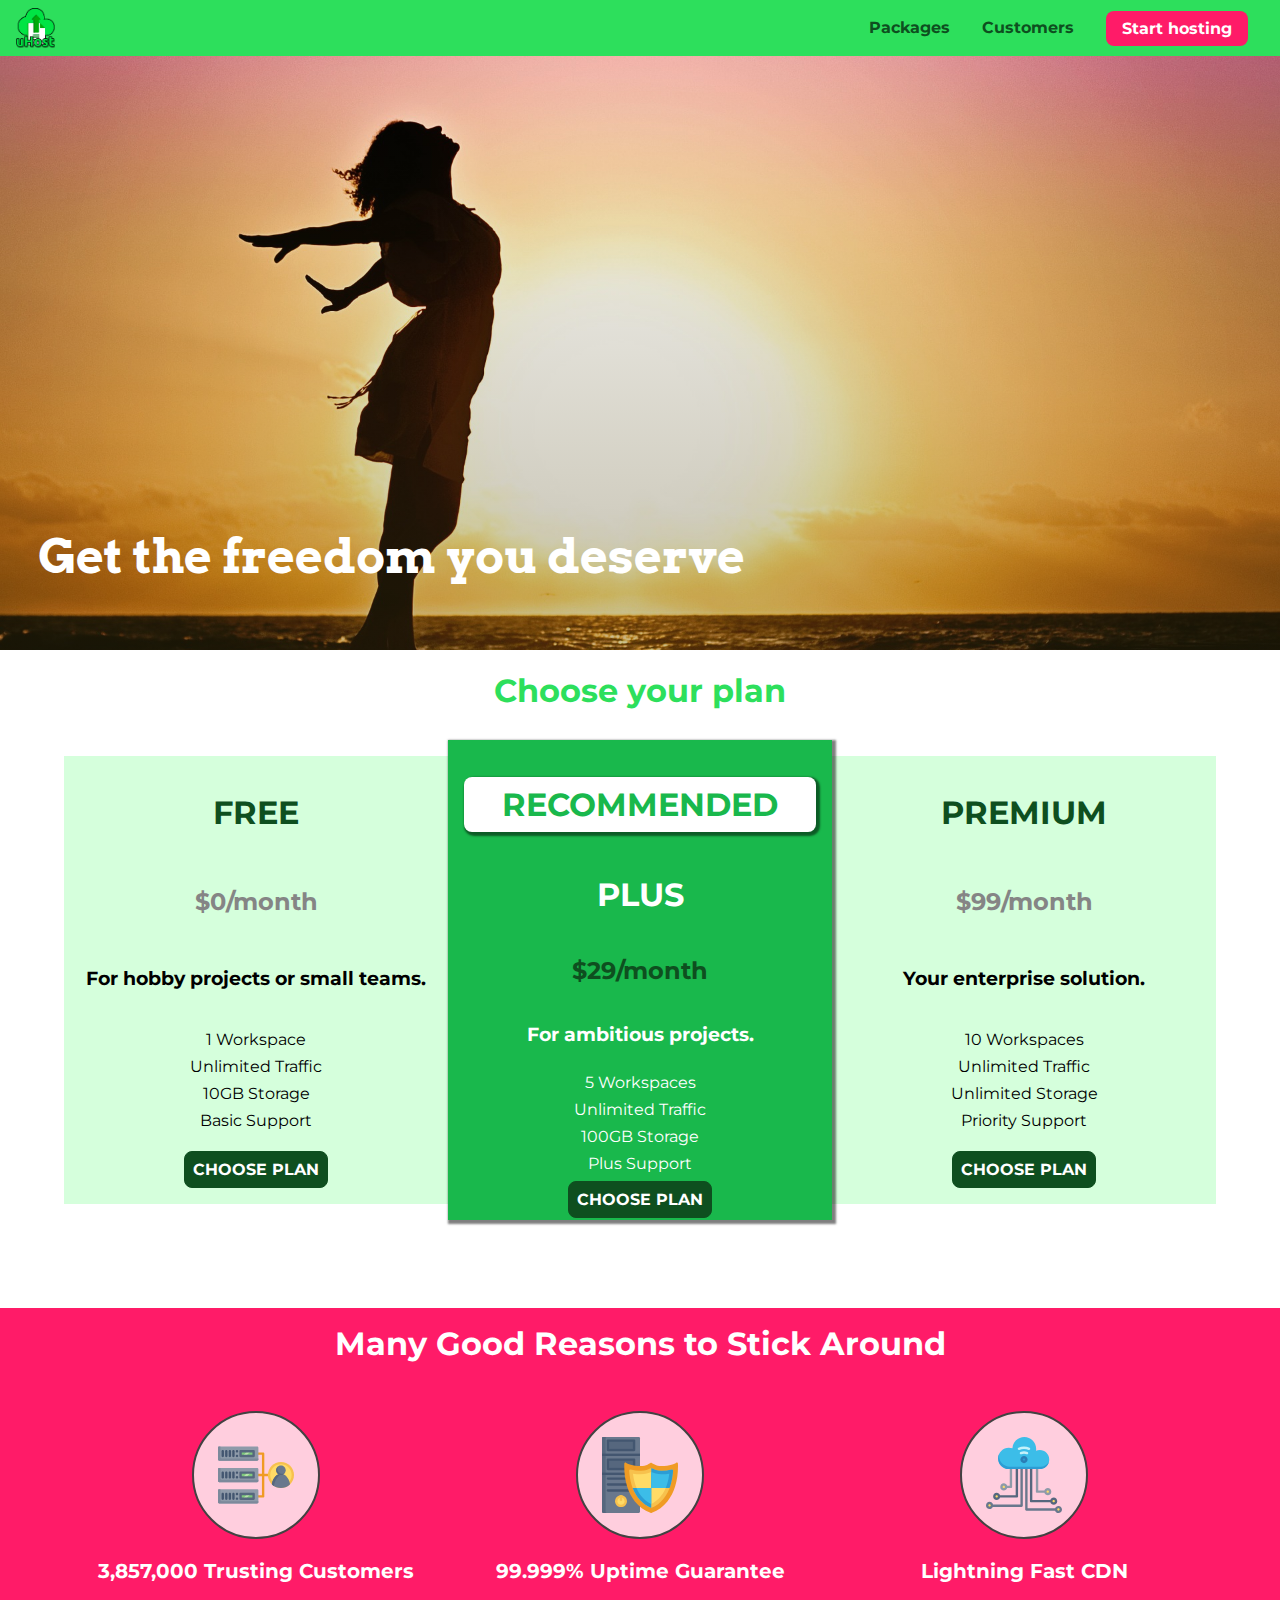
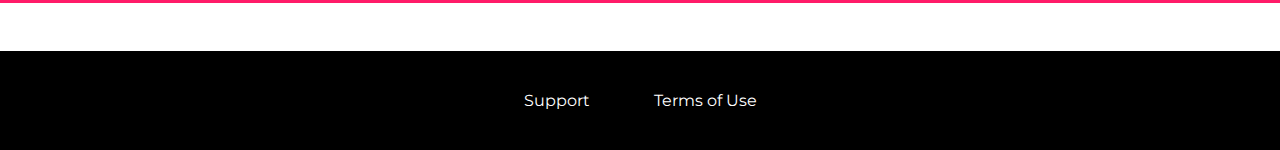
<file: index.html>
<!DOCTYPE html>
<html lang="en">
<head>
    <meta charset="UTF-8">
    <meta name="viewport" content="width=device-width, initial-scale=1.0">
    <link rel="preconnect" href="https://fonts.googleapis.com">
    <link rel="preconnect" href="https://fonts.gstatic.com" crossorigin>
    <link href="https://fonts.googleapis.com/css2?family=Montserrat:ital,wght@0,100..900;1,100..900&display=swap" rel="stylesheet">
    <link href="https://fonts.googleapis.com/css2?family=Arvo:ital,wght@0,400;0,700;1,400;1,700&display=swap" rel="stylesheet">

    <link rel="stylesheet" href="shared.css">
    <link rel="stylesheet" href="index.css">
    
    <title>Document</title>
</head>
<body>
    <div class="backdrop"></div>
    <div class="modal">
        <h1 class="modal__title">Do you want to continue?</h1>
        <div class="modal__actions">
            <a href="start-hosting/index.html" class="modal__action">Yes!</a>
            <button class="modal__action modal__action--negative" type="button">No!</button>
        </div>
    </div>
    <header class="main-header">
        <div>
            <button class="toggle-button">
                <span class="toggle-button__bar"></span>
                <span class="toggle-button__bar"></span>
                <span class="toggle-button__bar"></span>
            </button>
            <a href="index.html" class="main-header__brand"><img src="images/uhost-icon.png" alt="uHost"></a>
        </div>
        <nav class="main-nav">
            <ul class="main-nav__items">
                <li class="main-nav__item">
                    <a href="packages/index.html">Packages</a>
                </li>
                <li class="main-nav__item">
                    <a href="customers/index.html">Customers</a>
                </li>
                <li class="main-nav__item main-nav__item--cta">
                    <a href="start-hosting/index.html">Start hosting</a>
                </li>
            </ul>
        </nav>
    </header>
    <nav class="mobile-nav">
        <ul class="mobile-nav__items">
            <li class="mobile-nav__item">
                <a href="packages/index.html">Packages</a>
            </li>
            <li class="mobile-nav__item">
                <a href="customers/index.html">Customers</a>
            </li>
            <li class="mobile-nav__item mobile-nav__item--cta">
                <a href="./start-hosting/index.html">Start Hosting</a>
            </li>
        </ul>
    </nav>
    <main>
        <section id="product-overview">
            <h1>Get the freedom you deserve</h1>
        </section>
        <section id="plans">
            <h1 class="section-title">Choose your plan</h1>
                        <div class="plan__list">
                <article class="plan">
                    <h1 class="plan__title">FREE</h1>
                    <h2 class="plan__price">$0/month</h2>
                    <h3>For hobby projects or small teams.</h3>
                    <ul class="plan__features">
                        <li class="plan__feature">1 Workspace</li>
                        <li class="plan__feature">Unlimited Traffic</li>
                        <li class="plan__feature">10GB Storage</li>
                        <li class="plan__feature">Basic Support</li>
                    </ul>
                    <div>
                        <button class="button">CHOOSE PLAN</button>
                    </div>
                </article>
                <article class="plan plan--highlighted">
                    <h1 class="plan__annotation">RECOMMENDED</h1>
                    <h1 class="plan__title">PLUS</h1>
                    <h2 class="plan__price">$29/month</h2>
                    <h3>For ambitious projects.</h3>
                    <ul class="plan__features">
                        <li class="plan__feature">5 Workspaces</li>
                        <li class="plan__feature">Unlimited Traffic</li>
                        <li class="plan__feature">100GB Storage</li>
                        <li class="plan__feature">Plus Support</li>
                    </ul>
                    <div>
                        <button class="button">CHOOSE PLAN</button>
                    </div>
                </article>
                <article class="plan">
                    <h1 class="plan__title">PREMIUM</h1>
                    <h2 class="plan__price">$99/month</h2>
                    <h3>Your enterprise solution.</h3>
                    <ul class="plan__features">
                        <li class="plan__feature">10 Workspaces</li>
                        <li class="plan__feature">Unlimited Traffic</li>
                        <li class="plan__feature">Unlimited Storage</li>
                        <li class="plan__feature">Priority Support</li>
                    </ul>
                    <div>
                        <button class="button">CHOOSE PLAN</button>
                    </div>
                </article>
            </div>
        </section>
        <section id="key-features">
            <h1 class="section-title">Many Good Reasons to Stick Around</h1>
            <ul class="key-feature__list">
                <li class="key-feature">
                    <div class="key-feature__image">
                            <svg viewBox="0 0 512 512">
                            <path style="fill:#F09B24;" d="M344,248h-32V112c0-4.418-3.582-8-8-8h-40c-4.418,0-8,3.582-8,8s3.582,8,8,8h32v128h-32  c-4.418,0-8,3.582-8,8s3.582,8,8,8h32v128h-32c-4.418,0-8,3.582-8,8s3.582,8,8,8h40c4.418,0,8-3.582,8-8V264h32c4.418,0,8-3.582,8-8  S348.418,248,344,248z"
                            />
                            <path style="fill:#8E9AA9;" d="M264,64H8c-4.418,0-8,3.582-8,8v80c0,4.418,3.582,8,8,8h256c4.418,0,8-3.582,8-8V72  C272,67.582,268.418,64,264,64z"
                            />
                            <path style="fill:#7C899B;" d="M24,144c-4.418,0-8-3.582-8-8V64H8c-4.418,0-8,3.582-8,8v80c0,4.418,3.582,8,8,8h256  c4.418,0,8-3.582,8-8v-8H24z"
                            />
                            <rect x="152" y="96" style="fill:#B8E3A8;" width="88" height="32" />
                            <g>
                                <polygon style="fill:#7EC97D;" points="152,96 152,128 166,128 198,96  " />
                                <polygon style="fill:#7EC97D;" points="220,96 188,128 240,128 240,96  " />
                            </g>
                            <path style="fill:#56677E;" d="M240,136h-88c-4.418,0-8-3.582-8-8V96c0-4.418,3.582-8,8-8h88c4.418,0,8,3.582,8,8v32  C248,132.418,244.418,136,240,136z M160,120h72v-16h-72V120z"
                            />
                            <g>
                                <path style="fill:#435670;" d="M32,136c-4.418,0-8-3.582-8-8V96c0-4.418,3.582-8,8-8s8,3.582,8,8v32C40,132.418,36.418,136,32,136z   "
                                />
                                <path style="fill:#435670;" d="M56,136c-4.418,0-8-3.582-8-8V96c0-4.418,3.582-8,8-8s8,3.582,8,8v32C64,132.418,60.418,136,56,136z   "
                                />
                                <path style="fill:#435670;" d="M80,136c-4.418,0-8-3.582-8-8V96c0-4.418,3.582-8,8-8s8,3.582,8,8v32C88,132.418,84.418,136,80,136z   "
                                />
                                <path style="fill:#435670;" d="M104,136c-4.418,0-8-3.582-8-8V96c0-4.418,3.582-8,8-8s8,3.582,8,8v32   C112,132.418,108.418,136,104,136z"
                                />
                                <path style="fill:#435670;" d="M128,105c-4.418,0-8-3.582-8-8v-1c0-4.418,3.582-8,8-8s8,3.582,8,8v1   C136,101.418,132.418,105,128,105z"
                                />
                                <path style="fill:#435670;" d="M128,136c-4.418,0-8-3.582-8-8v-1c0-4.418,3.582-8,8-8s8,3.582,8,8v1   C136,132.418,132.418,136,128,136z"
                                />
                            </g>
                            <path style="fill:#8E9AA9;" d="M264,208H8c-4.418,0-8,3.582-8,8v80c0,4.418,3.582,8,8,8h256c4.418,0,8-3.582,8-8v-80  C272,211.582,268.418,208,264,208z"
                            />
                            <path style="fill:#7C899B;" d="M24,288c-4.418,0-8-3.582-8-8v-72H8c-4.418,0-8,3.582-8,8v80c0,4.418,3.582,8,8,8h256  c4.418,0,8-3.582,8-8v-8H24z"
                            />
                            <rect x="152" y="240" style="fill:#B8E3A8;" width="88" height="32" />
                            <g>
                                <polygon style="fill:#7EC97D;" points="152,240 152,272 166,272 198,240  " />
                                <polygon style="fill:#7EC97D;" points="220,240 188,272 240,272 240,240  " />
                            </g>
                            <path style="fill:#56677E;" d="M240,280h-88c-4.418,0-8-3.582-8-8v-32c0-4.418,3.582-8,8-8h88c4.418,0,8,3.582,8,8v32  C248,276.418,244.418,280,240,280z M160,264h72v-16h-72V264z"
                            />
                            <g>
                                <path style="fill:#435670;" d="M32,280c-4.418,0-8-3.582-8-8v-32c0-4.418,3.582-8,8-8s8,3.582,8,8v32C40,276.418,36.418,280,32,280   z"
                                />
                                <path style="fill:#435670;" d="M56,280c-4.418,0-8-3.582-8-8v-32c0-4.418,3.582-8,8-8s8,3.582,8,8v32C64,276.418,60.418,280,56,280   z"
                                />
                                <path style="fill:#435670;" d="M80,280c-4.418,0-8-3.582-8-8v-32c0-4.418,3.582-8,8-8s8,3.582,8,8v32C88,276.418,84.418,280,80,280   z"
                                />
                                <path style="fill:#435670;" d="M104,280c-4.418,0-8-3.582-8-8v-32c0-4.418,3.582-8,8-8s8,3.582,8,8v32   C112,276.418,108.418,280,104,280z"
                                />
                                <path style="fill:#435670;" d="M128,249c-4.418,0-8-3.582-8-8v-1c0-4.418,3.582-8,8-8s8,3.582,8,8v1   C136,245.418,132.418,249,128,249z"
                                />
                                <path style="fill:#435670;" d="M128,280c-4.418,0-8-3.582-8-8v-1c0-4.418,3.582-8,8-8s8,3.582,8,8v1   C136,276.418,132.418,280,128,280z"
                                />
                            </g>
                            <path style="fill:#8E9AA9;" d="M264,352H8c-4.418,0-8,3.582-8,8v80c0,4.418,3.582,8,8,8h256c4.418,0,8-3.582,8-8v-80  C272,355.582,268.418,352,264,352z"
                            />
                            <path style="fill:#7C899B;" d="M24,432c-4.418,0-8-3.582-8-8v-72H8c-4.418,0-8,3.582-8,8v80c0,4.418,3.582,8,8,8h256  c4.418,0,8-3.582,8-8v-8H24z"
                            />
                            <rect x="152" y="384" style="fill:#B8E3A8;" width="88" height="32" />
                            <g>
                                <polygon style="fill:#7EC97D;" points="152,384 152,416 166,416 198,384  " />
                                <polygon style="fill:#7EC97D;" points="220,384 188,416 240,416 240,384  " />
                            </g>
                            <path style="fill:#56677E;" d="M240,424h-88c-4.418,0-8-3.582-8-8v-32c0-4.418,3.582-8,8-8h88c4.418,0,8,3.582,8,8v32  C248,420.418,244.418,424,240,424z M160,408h72v-16h-72V408z"
                            />
                            <g>
                                <path style="fill:#435670;" d="M32,424c-4.418,0-8-3.582-8-8v-32c0-4.418,3.582-8,8-8s8,3.582,8,8v32C40,420.418,36.418,424,32,424   z"
                                />
                                <path style="fill:#435670;" d="M56,424c-4.418,0-8-3.582-8-8v-32c0-4.418,3.582-8,8-8s8,3.582,8,8v32C64,420.418,60.418,424,56,424   z"
                                />
                                <path style="fill:#435670;" d="M80,424c-4.418,0-8-3.582-8-8v-32c0-4.418,3.582-8,8-8s8,3.582,8,8v32C88,420.418,84.418,424,80,424   z"
                                />
                                <path style="fill:#435670;" d="M104,424c-4.418,0-8-3.582-8-8v-32c0-4.418,3.582-8,8-8s8,3.582,8,8v32   C112,420.418,108.418,424,104,424z"
                                />
                                <path style="fill:#435670;" d="M128,393c-4.418,0-8-3.582-8-8v-1c0-4.418,3.582-8,8-8s8,3.582,8,8v1   C136,389.418,132.418,393,128,393z"
                                />
                                <path style="fill:#435670;" d="M128,424c-4.418,0-8-3.582-8-8v-1c0-4.418,3.582-8,8-8s8,3.582,8,8v1   C136,420.418,132.418,424,128,424z"
                                />
                            </g>
                            <path style="fill:#F7C14D;" d="M424,168c-48.523,0-88,39.477-88,88s39.477,88,88,88s88-39.477,88-88S472.523,168,424,168z" />
                            <path style="fill:#FFDB66;" d="M424,184c-39.701,0-72,32.299-72,72s32.299,72,72,72s72-32.299,72-72S463.701,184,424,184z" />
                            <path style="fill:#69788D;" d="M484.893,314.16C476.393,274.588,451.922,248,424,248s-52.393,26.588-60.893,66.16  c-0.605,2.82,0.354,5.749,2.511,7.664C381.731,336.124,402.465,344,424,344s42.269-7.876,58.381-22.176  C484.539,319.909,485.498,316.98,484.893,314.16z"
                            />
                            <path style="fill:#56677E;" d="M434.053,249.171C430.768,248.403,427.411,248,424,248c-27.922,0-52.393,26.588-60.893,66.16  c-0.605,2.82,0.354,5.749,2.511,7.664c3.383,3.002,6.979,5.703,10.734,8.125C384.904,286.243,407.373,255.378,434.053,249.171z"
                            />
                            <path style="fill:#69788D;" d="M424,192c-17.645,0-32,14.355-32,32s14.355,32,32,32s32-14.355,32-32S441.645,192,424,192z" />
                            <path style="fill:#56677E;" d="M432,248c-17.645,0-32-14.355-32-32c0-6.783,2.128-13.076,5.742-18.258  C397.444,203.53,392,213.138,392,224c0,17.645,14.355,32,32,32c10.862,0,20.471-5.444,26.258-13.742  C445.076,245.872,438.783,248,432,248z"
                            />

                        </svg>
  
                    </div>
                    <p class="key-feature__description">3,857,000 Trusting Customers</p>
                </li>
                <li class="key-feature">
                    <div class="key-feature__image">
                            <svg viewBox="0 0 512 512">
                            <path style="fill:#69788D;" d="M248,0H8C3.582,0,0,3.582,0,8v496c0,4.418,3.582,8,8,8h240c4.418,0,8-3.582,8-8V8  C256,3.582,252.418,0,248,0z"
                            />
                            <path style="fill:#56677E;" d="M24,504V8c0-4.418,3.582-8,8-8H8C3.582,0,0,3.582,0,8v496c0,4.418,3.582,8,8,8h24  C27.582,512,24,508.418,24,504z"
                            />
                            <g>
                                <rect x="0" y="112" style="fill:#435670;" width="256" height="16" />
                                <rect x="0" y="240" style="fill:#435670;" width="256" height="16" />
                            </g>
                            <path style="fill:#F7C14D;" d="M128,392c-22.056,0-40,17.944-40,40s17.944,40,40,40s40-17.944,40-40S150.056,392,128,392z" />
                            <path style="fill:#FFDB66;" d="M128,408c-13.233,0-24,10.767-24,24s10.767,24,24,24s24-10.767,24-24S141.233,408,128,408z" />
                            <path style="fill:#F7C14D;" d="M128,392c-2.739,0-5.414,0.278-8,0.805V424c0,4.418,3.582,8,8,8c4.418,0,8-3.582,8-8v-31.195  C133.414,392.278,130.739,392,128,392z"
                            />
                            <g>
                                <path style="fill:#435670;" d="M216,288H40c-4.418,0-8-3.582-8-8s3.582-8,8-8h176c4.418,0,8,3.582,8,8S220.418,288,216,288z"
                                />
                                <path style="fill:#435670;" d="M216,328H40c-4.418,0-8-3.582-8-8s3.582-8,8-8h176c4.418,0,8,3.582,8,8S220.418,328,216,328z"
                                />
                                <path style="fill:#435670;" d="M216,368H40c-4.418,0-8-3.582-8-8s3.582-8,8-8h176c4.418,0,8,3.582,8,8S220.418,368,216,368z"
                                />
                                <path style="fill:#435670;" d="M216,16H40c-4.418,0-8,3.582-8,8v64c0,4.418,3.582,8,8,8h176c4.418,0,8-3.582,8-8V24   C224,19.582,220.418,16,216,16z"
                                />
                            </g>
                            <rect x="48" y="32" style="fill:#56677E;" width="160" height="48" />
                            <path style="fill:#435670;" d="M216,144H40c-4.418,0-8,3.582-8,8v64c0,4.418,3.582,8,8,8h176c4.418,0,8-3.582,8-8v-64  C224,147.582,220.418,144,216,144z"
                            />
                            <rect x="48" y="160" style="fill:#56677E;" width="160" height="48" />
                            <path style="fill:#F09B24;" d="M511.747,180.237c-0.194-6.537-8.107-10.107-13.135-5.894c-5.6,4.693-42.904,21.282-98.514,21.282  c-33.45,0-64.625-20.999-64.929-21.206c-2.9-1.991-6.764-1.85-9.512,0.346c-2.677,2.135-27.201,20.86-63.793,20.86  c-55.607,0-92.914-16.589-98.515-21.282c-5.028-4.211-12.941-0.645-13.135,5.894c-1.634,54.834,4.655,105.941,18.693,151.903  c12.096,39.604,29.759,74.047,52.497,102.373c27.538,34.304,62.743,59.882,104.66,76.045c3.069,1.918,6.757,1.921,9.83,0  c41.917-16.163,77.122-41.741,104.66-76.045c22.738-28.326,40.401-62.77,52.497-102.373  C507.092,286.179,513.381,235.071,511.747,180.237z"
                            />
                            <path style="fill:#F7C14D;" d="M476.21,221.226c-1.953-1.631-4.568-2.235-7.036-1.628c-21.686,5.327-44.926,8.028-69.075,8.028  c-25.926,0-49.633-8.975-64.955-16.504c-2.307-1.134-5.016-1.091-7.284,0.116c-14.059,7.477-36.919,16.388-65.994,16.388  c-24.153,0-47.394-2.701-69.075-8.028c-5.155-1.268-10.221,2.966-9.894,8.261c2.077,33.693,7.668,65.635,16.616,94.935  c22.774,74.565,66.139,126.334,128.888,153.868c2.032,0.891,4.397,0.891,6.43,0c61.777-27.107,104.716-78.876,127.62-153.868  c8.948-29.3,14.539-61.241,16.616-94.935C479.224,225.319,478.163,222.856,476.21,221.226z"
                            />
                            <path style="fill:#FFDB66;" d="M331.609,451.727c-52.604-25.289-89.304-70.987-109.144-135.944  c-6.532-21.39-11.162-44.336-13.82-68.447c17.133,2.852,34.952,4.291,53.22,4.291c29.394,0,53.376-7.793,69.978-15.561  c17.44,7.736,41.656,15.561,68.256,15.561c18.267,0,36.085-1.439,53.219-4.291c-2.659,24.112-7.288,47.06-13.82,68.448  C419.545,381.108,383.27,426.805,331.609,451.727z"
                            />
                            <g>
                                <path style="fill:#2C9DD4;" d="M479.066,227.858c0.157-2.539-0.903-5.002-2.856-6.633s-4.568-2.235-7.036-1.628   c-21.686,5.327-44.926,8.028-69.075,8.028c-25.926,0-49.633-8.975-64.955-16.504c-1.057-0.52-2.2-0.78-3.345-0.806l-0.072,133.351   h123.601c2.556-6.746,4.933-13.702,7.123-20.874C471.398,293.493,476.989,261.552,479.066,227.858z"
                                />
                                <path style="fill:#2C9DD4;" d="M206.658,343.667c24.153,63.42,65.028,108.108,121.743,132.995c1.031,0.452,2.147,0.673,3.263,0.666   l0.063-133.661H206.658z"
                                />
                            </g>
                            <g>
                                <path style="fill:#3CBDE8;" d="M439.497,315.783c6.532-21.389,11.161-44.336,13.82-68.448c-17.134,2.852-34.952,4.291-53.219,4.291   c-26.6,0-50.815-7.824-68.256-15.561l-0.116,107.601h97.758C433.179,334.807,436.524,325.518,439.497,315.783z"
                                />
                                <path style="fill:#3CBDE8;" d="M232.523,343.667c21.144,50.298,54.363,86.56,99.087,108.06l0.117-108.06H232.523z" />
                            </g>
                        </svg>
                    </div>
                    <p class="key-feature__description">99.999% Uptime Guarantee</p>
                </li>
                <li class="key-feature">
                    <div class="key-feature__image">
                            <svg viewBox="0 0 512 512">
                            <path style="fill:#8E9AA9;" d="M168,200c-4.418,0-8,3.582-8,8v120h-17.376c-3.302-9.311-12.194-16-22.624-16  c-13.234,0-24,10.767-24,24s10.766,24,24,24c10.429,0,19.321-6.689,22.624-16H168c4.418,0,8-3.582,8-8V208  C176,203.582,172.418,200,168,200z"
                            />
                            <path style="fill:#FFDB66;" d="M120,328c-4.411,0-8,3.589-8,8s3.589,8,8,8s8-3.589,8-8S124.411,328,120,328z" />
                            <path style="fill:#56677E;" d="M208,200c-4.418,0-8,3.582-8,8v184H94.624C91.322,382.689,82.43,376,72,376  c-13.234,0-24,10.767-24,24s10.766,24,24,24c10.429,0,19.321-6.689,22.624-16H208c4.418,0,8-3.582,8-8V208  C216,203.582,212.418,200,208,200z"
                            />
                            <path style="fill:#FFDB66;" d="M72,392c-4.411,0-8,3.589-8,8s3.589,8,8,8s8-3.589,8-8S76.411,392,72,392z" />
                            <path style="fill:#69788D;" d="M240,208c-4.418,0-8,3.582-8,8v239H47.24c-2.671-10.34-12.078-18-23.24-18c-13.234,0-24,10.767-24,24  s10.766,24,24,24c9.666,0,18.009-5.747,21.809-14H240c4.418,0,8-3.582,8-8V216C248,211.582,244.418,208,240,208z"
                            />
                            <path style="fill:#FFDB66;" d="M24,453c-4.411,0-8,3.589-8,8s3.589,8,8,8s8-3.589,8-8S28.411,453,24,453z" />
                            <path style="fill:#69788D;" d="M488,464c-10.429,0-19.321,6.689-22.624,16H280V208c0-4.418-3.582-8-8-8s-8,3.582-8,8v280  c0,4.418,3.582,8,8,8h193.376c3.302,9.311,12.194,16,22.624,16c13.234,0,24-10.767,24-24S501.234,464,488,464z"
                            />
                            <path style="fill:#FFDB66;" d="M488,480c-4.411,0-8,3.589-8,8s3.589,8,8,8s8-3.589,8-8S492.411,480,488,480z" />
                            <path style="fill:#56677E;" d="M456,408c-10.429,0-19.321,6.689-22.624,16H312V208c0-4.418-3.582-8-8-8s-8,3.582-8,8v224  c0,4.418,3.582,8,8,8h129.376c3.302,9.311,12.194,16,22.624,16c13.234,0,24-10.767,24-24S469.234,408,456,408z"
                            />
                            <path style="fill:#FFDB66;" d="M456,424c-4.411,0-8,3.589-8,8s3.589,8,8,8s8-3.589,8-8S460.411,424,456,424z" />
                            <path style="fill:#8E9AA9;" d="M416,344c-10.429,0-19.321,6.689-22.624,16H352V208c0-4.418-3.582-8-8-8s-8,3.582-8,8v160  c0,4.418,3.582,8,8,8h49.376c3.302,9.311,12.194,16,22.624,16c13.234,0,24-10.767,24-24S429.234,344,416,344z"
                            />
                            <path style="fill:#FFDB66;" d="M416,360c-4.411,0-8,3.589-8,8s3.589,8,8,8s8-3.589,8-8S420.411,360,416,360z" />
                            <path style="fill:#3CBDE8;" d="M362,88c-8.741,0-17.231,1.751-25.06,5.085C337.646,88.797,338,84.43,338,80  c0-44.112-35.888-80-80-80c-42.823,0-77.895,33.816-79.909,76.149C170.393,73.415,162.244,72,154,72c-39.701,0-72,32.299-72,72  s32.299,72,72,72h208c35.29,0,64-28.71,64-64S397.29,88,362,88z"
                            />
                            <path style="fill:#2C9DD4;" d="M368,200H160c-39.701,0-72-32.299-72-72c0-5.863,0.721-11.559,2.05-17.019  C84.918,120.88,82,132.102,82,144c0,39.701,32.299,72,72,72h208c30.389,0,55.88-21.296,62.379-49.743  C413.565,186.327,392.352,200,368,200z"
                            />
                            <path style="fill:#2A7DB5;" d="M256,128c-13.234,0-24,10.767-24,24s10.766,24,24,24c13.233,0,24-10.767,24-24S269.233,128,256,128z"
                            />
                            <path style="fill:#2C9DD4;" d="M256,144c-4.411,0-8,3.589-8,8s3.589,8,8,8c4.411,0,8-3.589,8-8S260.411,144,256,144z" />
                            <g>
                                <path style="fill:#C5F1FA;" d="M221.755,87.695c-2.994,0-5.864-1.688-7.233-4.572c-1.894-3.991-0.194-8.763,3.798-10.657   C230.157,66.849,242.834,64,256,64c13.166,0,25.844,2.849,37.68,8.466c3.992,1.895,5.692,6.666,3.798,10.657   s-6.666,5.692-10.657,3.798C277.144,82.328,266.774,80,256,80c-10.774,0-21.144,2.328-30.821,6.921   C224.072,87.446,222.904,87.695,221.755,87.695z"
                                />
                                <path style="fill:#C5F1FA;" d="M276.545,116.618c-1.148,0-2.316-0.249-3.424-0.774C267.745,113.293,261.985,112,256,112   c-5.985,0-11.745,1.293-17.121,3.844c-3.991,1.895-8.763,0.192-10.657-3.798c-1.894-3.992-0.193-8.764,3.798-10.657   C239.557,97.813,247.625,96,256,96c8.376,0,16.444,1.813,23.98,5.389c3.991,1.894,5.692,6.665,3.798,10.657   C282.41,114.93,279.539,116.618,276.545,116.618z"
                                />
                            </g>

                        </svg>
                    </div>
                    <p class="key-feature__description">Lightning Fast CDN</p>
                </li>
            </ul>
        </section>
    </main>
    <footer class="main-footer">
        <nav>
            <ul class="main-footer__links">
                <li class="main-footer__link">
                    <a href="#">Support</a>
                </li>
                <li class="main-footer__link">
                    <a href="#">Terms of Use</a>
                </li>
            </ul>
        </nav>
    </footer>
    <script src="index.js"></script>
</body>
</html>
</file>
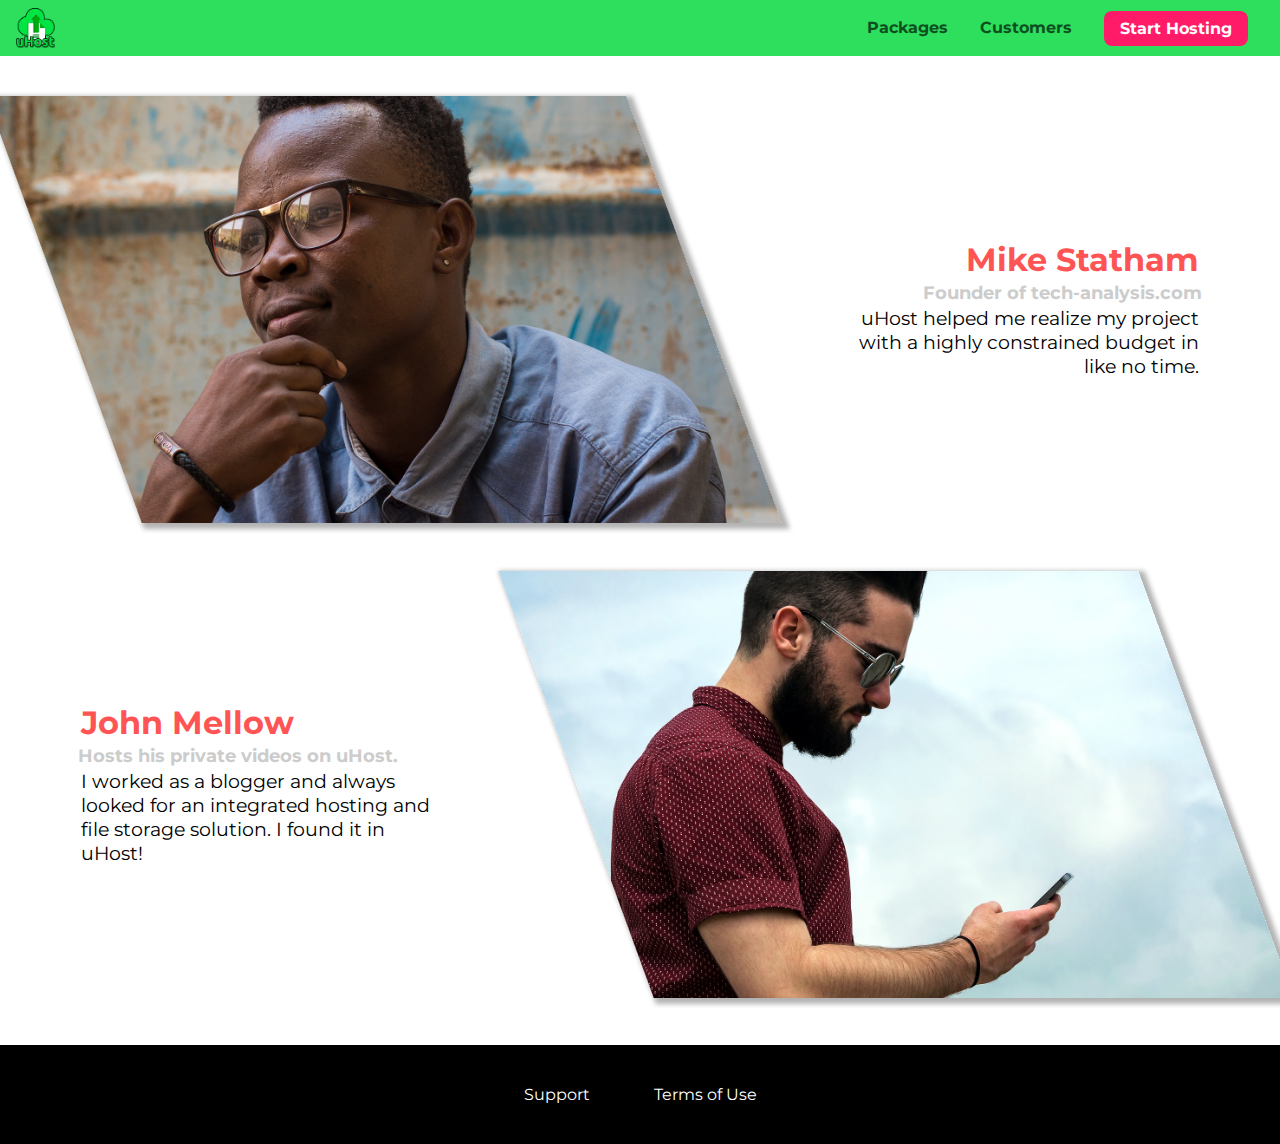
<file: customers/index.html>
<!DOCTYPE html>
<html lang="en">

<head>
    <meta charset="UTF-8">
    <meta name="viewport" content="width=device-width, initial-scale=1.0">
    <meta http-equiv="X-UA-Compatible" content="ie=edge">
    <title>uHost Customers</title>
    <link rel="shortcut icon" href="../favicon.png">
    <link href="https://fonts.googleapis.com/css?family=Anton|Montserrat:400,700" rel="stylesheet">
    <link rel="stylesheet" href="../shared.css">
    <link rel="stylesheet" href="customers.css">
</head>

<body>
    <div class="backdrop"></div>
    <header class="main-header">
        <div>
            <button class="toggle-button">
                <span class="toggle-button__bar"></span>
                <span class="toggle-button__bar"></span>
                <span class="toggle-button__bar"></span>
            </button>
            <a href="../index.html" class="main-header__brand">
                <img src="../images/uhost-icon.png" alt="uHost - Your favorite hosting company">
            </a>
        </div>
        <nav class="main-nav">
            <ul class="main-nav__items">
                <li class="main-nav__item">
                    <a href="../packages/index.html">Packages</a>
                </li>
                <li class="main-nav__item">
                    <a href="index.html">Customers</a>
                </li>
                <li class="main-nav__item main-nav__item--cta">
                    <a href="../start-hosting/index.html">Start Hosting</a>
                </li>
            </ul>
        </nav>
    </header>
    <nav class="mobile-nav">
        <ul class="mobile-nav__items">
            <li class="mobile-nav__item">
                <a href="../packages/index.html">Packages</a>
            </li>
            <li class="mobile-nav__item">
                <a href="index.html">Customers</a>
            </li>
            <li class="mobile-nav__item mobile-nav__item--cta">
             <a href="../start-hosting/index.html">Start Hosting</a>
            </li>
        </ul>
    </nav>
    <main>
        <div>
            <div class="testimonial" id="customer-1">
                <div class="testimonial__image-container">
                    <img src="../images/customer-1.jpg" alt="Mike Statham - Customer" class="testimonial__image">
                </div>
                <div class="testimonial__info">
                    <h1 class="testimonial__name">Mike Statham</h1>
                    <h2 class="testimonial__subtitle">Founder of
                        <a href="tech-analysis.com">tech-analysis.com</a>
                    </h2>
                    <p class="testimonial__text">uHost helped me realize my project with a highly constrained budget in like no time.</p>
                </div>
            </div>
            <div class="testimonial" id="customer-2">

                <div class="testimonial__info">
                    <h1 class="testimonial__name">John Mellow</h1>
                    <h2 class="testimonial__subtitle">Hosts his private videos on uHost.
                    </h2>
                    <p class="testimonial__text">I worked as a blogger and always looked for an integrated hosting and file storage solution. I found
                        it in uHost!
                    </p>
                </div>
                <div class="testimonial__image-container">
                    <img src="../images/customer-2.jpg" alt="John Mellow - Customer" class="testimonial__image">
                </div>
            </div>
        </div>
    </main>
    <footer class="main-footer">
        <nav>
            <ul class="main-footer__links">
                <li class="main-footer__link">
                    <a href="#">Support</a>
                </li>
                <li class="main-footer__link">
                    <a href="#">Terms of Use</a>
                </li>
            </ul>
        </nav>
    </footer>
    <script src="../index.js"></script>
</body>

</html>
</file>
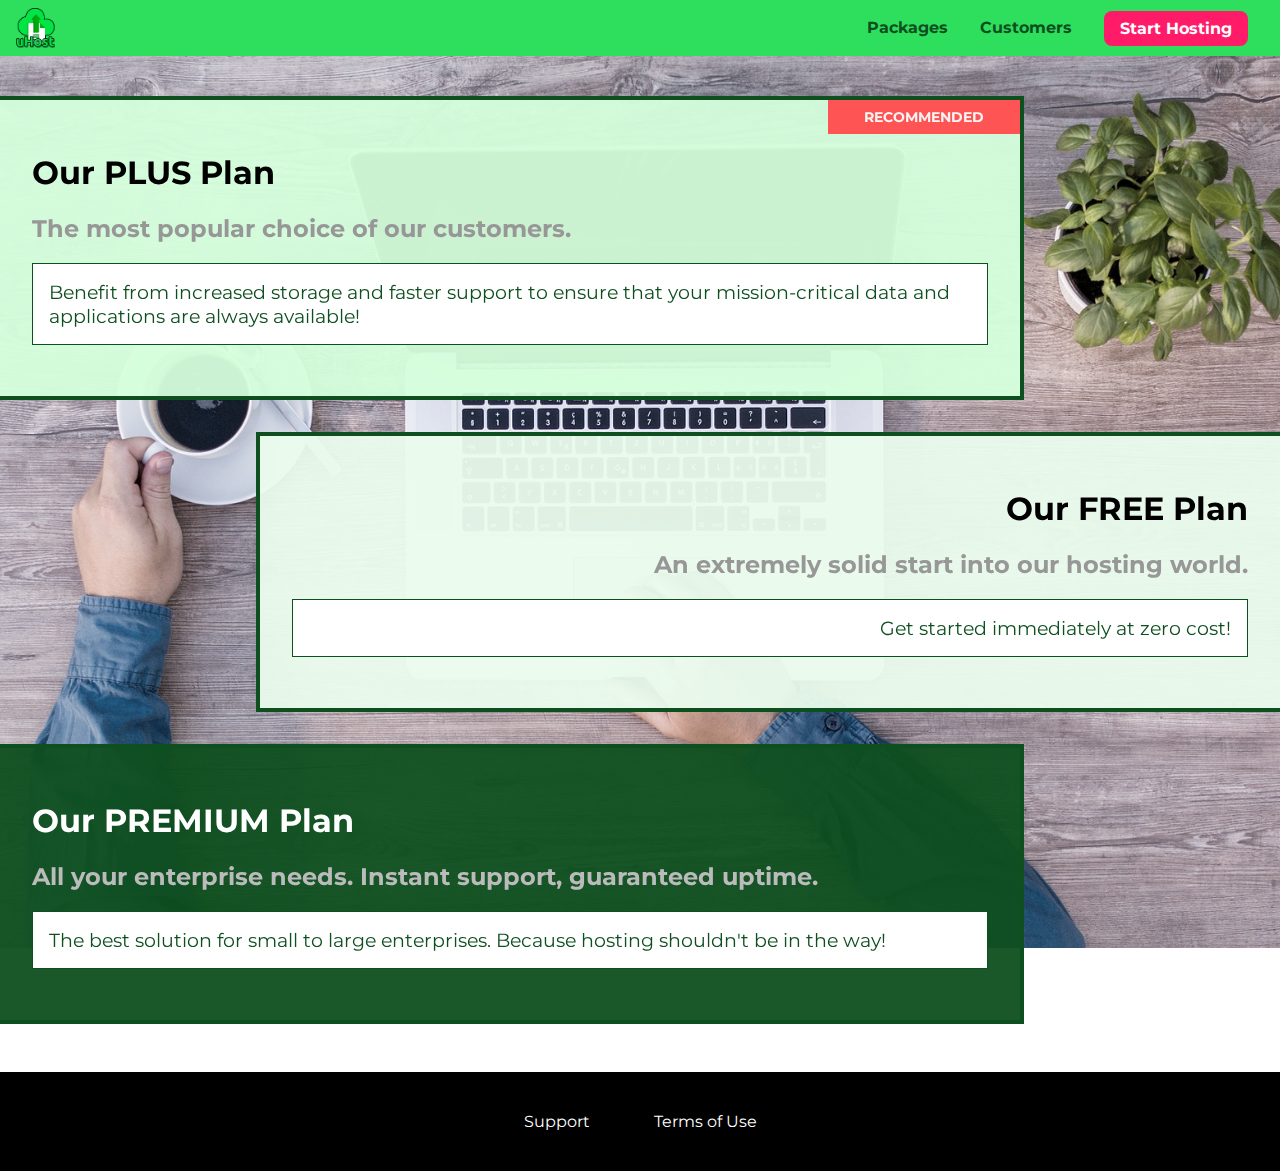
<file: packages/index.html>
<!DOCTYPE html>
<html lang="en">

<head>
    <meta charset="UTF-8">
    <meta http-equiv="X-UA-Compatible" content="ie=edge">
    <title>uHost</title>
    <link rel="shortcut icon" href="../images/favicon.png">
    <link href="https://fonts.googleapis.com/css?family=Montserrat:400,700" rel="stylesheet">
    <link rel="stylesheet" href="../shared.css">
    <link rel="stylesheet" href="packages.css">
</head>

<body>
    <div class="backdrop"></div>
    <div class="background"></div>
    <header class="main-header">
        <div>
            <button class="toggle-button">
                <span class="toggle-button__bar"></span>
                <span class="toggle-button__bar"></span>
                <span class="toggle-button__bar"></span>
            </button>
            <a href="../index.html" class="main-header__brand">
                 <img src="../images/uhost-icon.png" alt="uHost - Your favorite hosting company">
            </a>
        </div>
        <nav class="main-nav">
            <ul class="main-nav__items">
                <li class="main-nav__item">
                    <a href="index.html">Packages</a>
                </li>
                <li class="main-nav__item">
                    <a href="../customers/index.html">Customers</a>
                </li>
                <li class="main-nav__item main-nav__item--cta">
                    <a href="../start-hosting/index.html">Start Hosting</a>
                </li>
            </ul>
        </nav>
    </header>
    <nav class="mobile-nav">
        <ul class="mobile-nav__items">
            <li class="mobile-nav__item">
                <a href="index.html">Packages</a>
            </li>
            <li class="mobile-nav__item">
                <a href="../customers/index.html">Customers</a>
            </li>
            <li class="mobile-nav__item mobile-nav__item--cta">
                <a href="../start-hosting/index.html">Start Hosting</a>
            </li>
        </ul>
    </nav>
    <main>
        <section class="package" id="plus">
            <a href="#">
                <h1 class="package__title">Our PLUS Plan</h1>
                <h2 class="package__badge">RECOMMENDED</h2>
                <h2 class="package__subtitle">The most popular choice of our customers.</h2>
                <p class="package__info">Benefit from increased storage and faster support to ensure that your mission-critical data and applications
                    are always available!</p>
            </a>
        </section>
        <section class="package" id="free">
            <a href="#">
                <h1 class="package__title">Our FREE Plan</h1>
                <h2 class="package__subtitle">An extremely solid start into our hosting world.</h2>
                <p class="package__info">Get started immediately at zero cost!</p>
            </a>
        </section>
        <div class="clearfix"></div>
        <section class="package" id="premium">
            <a href="#">
                <h1 class="package__title">Our PREMIUM Plan</h1>
                <h2 class="package__subtitle">All your enterprise needs. Instant support, guaranteed uptime. </h2>
                <p class="package__info">The best solution for small to large enterprises. Because hosting shouldn't be in the way!</p>
            </a>
        </section>
    </main>
    <footer class="main-footer">
        <nav>
            <ul class="main-footer__links">
                <li class="main-footer__link">
                    <a href="#">Support</a>
                </li>
                <li class="main-footer__link">
                    <a href="#">Terms of Use</a>
                </li>
            </ul>
        </nav>
    </footer>
     <script src="../index.js"></script>
</body>

</html>
</file>
<file: shared.css>
:root {
  --dark-green: #0e4f1f;
  --highlight-color: #ff1b68;
}

* {
  box-sizing: border-box;
}

body {
  font-family: "Montserrat", sans-serif;
  margin: 0;
}

.backdrop {
  position: fixed;
  display: none;
  top: 0;
  left: 0;
  z-index: 100;
  width: 100vw;
  height: 100vh;
  background: rgba(0, 0, 0, 0.5);
}

.main-header {
  width: 100%;
  position: fixed;
  top: 0;
  left: 0;
  background: #2ddf5c;
  padding: 0.5rem 1rem;
  z-index: 60;
}


.toggle-button {
  width: 3rem;
  background: transparent;
  border: none;
  cursor: pointer;
  padding-top: 0;
  padding-bottom: 0;
  vertical-align: middle;
}

.toggle-button:focus {
  outline: none;
}

.toggle-button__bar {
  width: 100%;
  height: 0.2rem;
  background: black;
  display: block;
  margin: 0.6rem 0;
}

.main-header__brand {
  color: var(--dark-green);
  text-decoration: none;
  font-weight: bold;
  
  
}

.main-header__brand img {
  height: 2.5rem;
  vertical-align: middle;
}

.main-nav__items {
  margin: 0;
  padding: 0;
  list-style: none;
  display: none;
}

.main-nav__item {
  display: inline-block;
  margin: 0 1rem;
}

.main-nav__item a,
.mobile-nav__item a {
  text-decoration: none;
  color: var(--dark-green);
  font-weight: bold;
  padding: 0.2rem 0;
}

.main-nav__item a:hover,
.main-nav__item a:active {
  color: white;
  border-bottom: 5px solid white;
}

.main-nav__item--cta a,
.mobile-nav__item--cta a {
  color: white;
  background: var(--highlight-color);
  padding: 0.5rem 1rem;
  border-radius: 8px;
}

.main-nav__item--cta a:hover,
.main-nav__item--cta a:active,
.mobile-nav__item--cta a:hover,
.mobile-nav__item--cta a:active {
  color: var(--highlight-color);
  background: white;
  border: none;
}

.main-footer {
  background: black;
  padding: 2rem;
  margin-top: 3rem;
  display: flex;
  align-self: flex-end;
  justify-content: center;
  align-content: center;
}

.main-footer__links {
  list-style: none;
  margin: 0;
  padding: 0;
  display: flex;
  flex-direction: column;
  justify-content: center;
  align-items: center;
}

.main-footer__link {
  margin: 0.5rem 2rem;
}

.main-footer__link a {
  color: white;
  text-decoration: none;
}

.main-footer__link a:hover,
.main-footer__link a:active {
  color: #ccc;
}

.mobile-nav {
  display: none;
  position: fixed;
  z-index: 101;
  top: 0;
  left: 0;
  background: white;
  width: 80%;
  height: 100vh;
}

.mobile-nav__items {
  width: 90%;
  height: 100%;
  list-style: none;
  margin: 10% auto;
  padding: 0;
  display: flex;
  flex-direction: column;
  justify-content: flex-start;
  align-items: center;
}

.mobile-nav__item {
  margin: 1rem 0;
}

.mobile-nav__item a {
  font-size: 1.5rem;
}

.button {
  background: var(--dark-green);
  color: white;
  font: inherit;
  border: 1.5px solid var(--dark-green);
  padding: 0.5rem;
  border-radius: 8px;
  font-weight: bold;
  cursor: pointer;
}

.button:hover,
.button:active {
  background: white;
  color: var(--dark-green);
}

.button:focus {
  outline: none;
}

@media (min-width: 40rem) {
  .main-nav__items {
    display: flex;
    justify-content: flex-end;
  }

  .main-header {
  display: flex;
  align-items: center;
  justify-content: space-between;
  }

  .main-footer__links {
    flex-direction: row;;
    justify-content: center;
    align-items: center;
  }

  .toggle-button {
    display: none;
  }
}
</file>
<file: index.css>
#product-overview {
    background: linear-gradient(to top, rgba(80, 68, 18, 0.3) 10%, transparent),
    url("images/freedom.jpg") left 10% bottom 75%/cover no-repeat border-box, #ff1b68;
    width: 100vw;
    height: 70vh;
    margin-top: 1.25rem;
    position: relative;
}



#product-overview h1 {
    color: white;
    font-family: "Arvo", serif;
    position: absolute;
    bottom: 5%;
    left: 3%;
    font-size: 1.6rem;
}



.section-title {
    color: #2ddf5c;
    text-align: center;
}



.plan {
    background: #d5ffdc;
    text-align: center;
    padding: 1rem;
    margin: 0.5rem 0;
    width: 100%;
}

.plan--highlighted {
    background: #19b84c;
    color: white;
}

.plan__annotation {
 background: white;
 color: #19b84c;
 padding: 8px;
 box-shadow: 2px 2px 2px 2px rgba(0,0,0,0.5);
 border-radius: 8px;
}

.plan__features {
    list-style: none;
    margin: 0;
    padding: 0;
}



.plan__title {
    color: #0e4f1f;
}

.plan__price {
    color: rgb(133,133,133);
}

.plan--highlighted .plan__title {
    color: white;
}

.plan--highlighted .plan__price {
    color: #0e4f1f;
}

.plan__feature {
    margin: 8px 0;
}



#key-features {
    background: #ff1b68
}

#key-features .section-title {
    color: white;
    margin: 2rem;
    margin-top: 5rem;
    padding: 1rem;
}

.key-feature__list{
    list-style: none;
    margin:0;
    padding:0;
    text-align: center;
}


.key-feature__description {
    text-align: center;
    color: white;
    font-weight: bold;
    font-size: 1.25rem;
}

.key-feature__image {
    background: #ffcede;
    width: 8rem;
    height: 8rem;
    border: 2px solid #424242;
    border-radius: 50%;
    margin: 0 auto;
    padding: 1.5rem;
}

.modal {
  position: fixed;
  display: none;
  z-index: 200;
  top: 20%;
  left: 30%;
  width: 40%;
  background: white;
  padding: 1rem;
  border: 1px solid #ccc;
  box-shadow: 1px 1px 1px rgba(0, 0, 0, 0.5);
}

.modal__title {
  text-align: center;
  margin: 0 0 1rem 0;
}

.modal__actions {
  text-align: center;
}

.modal__action {
  border: 1px solid #0e4f1f;
  background: #0e4f1f;
  text-decoration: none;
  color: white;
  font: inherit;
  padding: 0.5rem 1rem;
  cursor: pointer;
}

.modal__action:hover,
.modal__action:active {
  background: #2ddf5c;
  border-color: #2ddf5c;
}

.modal__action--negative {
  background: red;
  border-color: red;
}

.modal__action--negative:hover,
.modal__action--negative:active {
  background: #ff5454;
  border-color: #ff5454;
}

@media(min-width: 40rem) {
    #product-overview {
        background-position: 70% 25%;
    }

    #product-overview h1 {
        font-size: 3rem;
    }

    .plan__list{
    width: 100%;
    margin:auto;
    display: flex;
    justify-content:center;
    align-items: center;
    }

    .plan {
        width: 30%;
        min-width: 13rem;
        max-width: 25rem;
        display: flex;
        flex-direction: column;
        justify-content: space-between;
        height: 28rem;
    }

    .plan--highlighted {
        box-shadow: 2px 2px 2px 2px rgba(0,0,0,0.5);
        height: 30rem;
        z-index: 50;
    }

    .key-feature{
    width: 30%;
    max-width: 25rem;
    }

    .key-feature__list{
        display: flex;
        justify-content: center;
    }
}
</file>
<file: customers/customers.css>
.testimonial {
    font-size: 1.2rem;
  }
  
  .testimonial:first-of-type {
    margin-top: 96px;
  }

  .testimonial__image-container {
    width: 60%;
    max-width: 40rem;
    box-shadow: 3px 3px 5px 3px rgba(0,0,0,0.3);
    transform: skew(20deg);
    overflow: hidden;
  }

  #customer-1:hover .testimonial__image-container,
  #customer-2:hover .testimonial__image-container {
    animation: flip-customer 1s ease-out forwards;
  }

  .testimonial__image {
    width: 100%;
    vertical-align: top;
    transform: skew(-20deg) scale(1.3);
  }
  
  .testimonial__info {
    text-align: right;
    padding: 14px;
  }

  
  
  #customer-2.testimonial {
    text-align: right;
  }
  
  #customer-2 .testimonial__info {
    text-align: left;
  }
  
  .testimonial__name {
    margin: 3px;
    color: #ff5454;
    font-size: 2rem;
  }
  
  .testimonial__subtitle {
    margin: 0;
    font-size: 1.1rem;
    color: #ccc;
  }
  
  .testimonial__subtitle a {
    color: inherit;
    text-decoration: none;
  }
  
  .testimonial__subtitle a:hover,
  .testimonial__subtitle a:active {
    color: #7a7a7a;
  }
  
  .testimonial__text {
    margin: 3px;
  }

  @media (min-width: 40rem) {
    .testimonial {
      margin: 3rem auto;
      max-width: 94rem;
      display: flex;
      align-items: center;
      justify-content: space-around;
    }

    .testimonial__image-container {
      width: 66%;
    }

    .testimonial__info {
      width: 30%;
    }

  }

  @keyframes flip-customer {
    0% {
      transform: rotateY(0) skew(20deg);
    }
    50% {
      transform: rotateY(160deg) skew(20deg);
    }
    100% {
      transform: rotateY(360deg) skew(20deg);
    }
  }
</file>
<file: packages/packages.css>
main {
    padding-top: 2rem;
}

.background {
    background: url("../images/plans-background.jpg") center/cover;
    filter: grayscale(40%);
    width: 100%;
    height: 100%;
    position: fixed;
    z-index: -1;
}

.package {
    width: 80%;
    margin: 1rem 0;
    border: 4px solid #0e4f1f;
    border-left: none;
    position: relative;
    overflow: hidden;
    
}



.package:hover,
.package:active {
    box-shadow: 2px 2px 4px rgba(0,0,0,0.5);
    border-color: #ff5454;
}

.package a {
    text-decoration: none;
    color: inherit;
    display: block;
    padding: 2rem;
}

.package__badge {
    position: absolute;
    top: 0;
    right: 0;
    margin:0;
    font-size: 0.9rem;
    color: whitesmoke;
    background: #ff5454;
    padding: 8px;
    transform: rotateZ(45deg) translateX(3.5rem, -1rem);
    width: 12rem;
    text-align: center;
    
}


.package__subtitle {
    color: #979797;
}

.package__info {
    padding: 1rem;
    border: 1px solid #0e4f1f;
    font-size: 1.2rem;
    color: #0e4f1f;
    background: white;
}



.clearfix {
    clear : both;
}

#plus {
    background: rgba(213, 255, 220, 0.95);
    
}


#free {
    background: rgba(234, 252, 237, 0.95);
    float: right;
    border-left: 4px solid #0e4f1f;
    border-right: none;
    text-align: right;
}

#free:hover,
#free:active {
    border-color: #ff5454;
}



#premium {
    background: rgba(14, 79, 31, 0.95);
}

#premium .package__title {
    color: white;
}

#premium .package__subtitle {
    color: #bbb;
}

@media(min-width: 40rem) {
    main {
        margin: 3rem auto;
        max-width: 94rem;
    }
}

@media(min-width: 94rem){
    .package{
        border-left:4px solid #0e4f1f;
    }

    #free {
        border-right: 4px solid #0e4f1f;
    }

    #free:hover,
    #free:active {
        border-color: #ff5454;
    }

}
</file>
